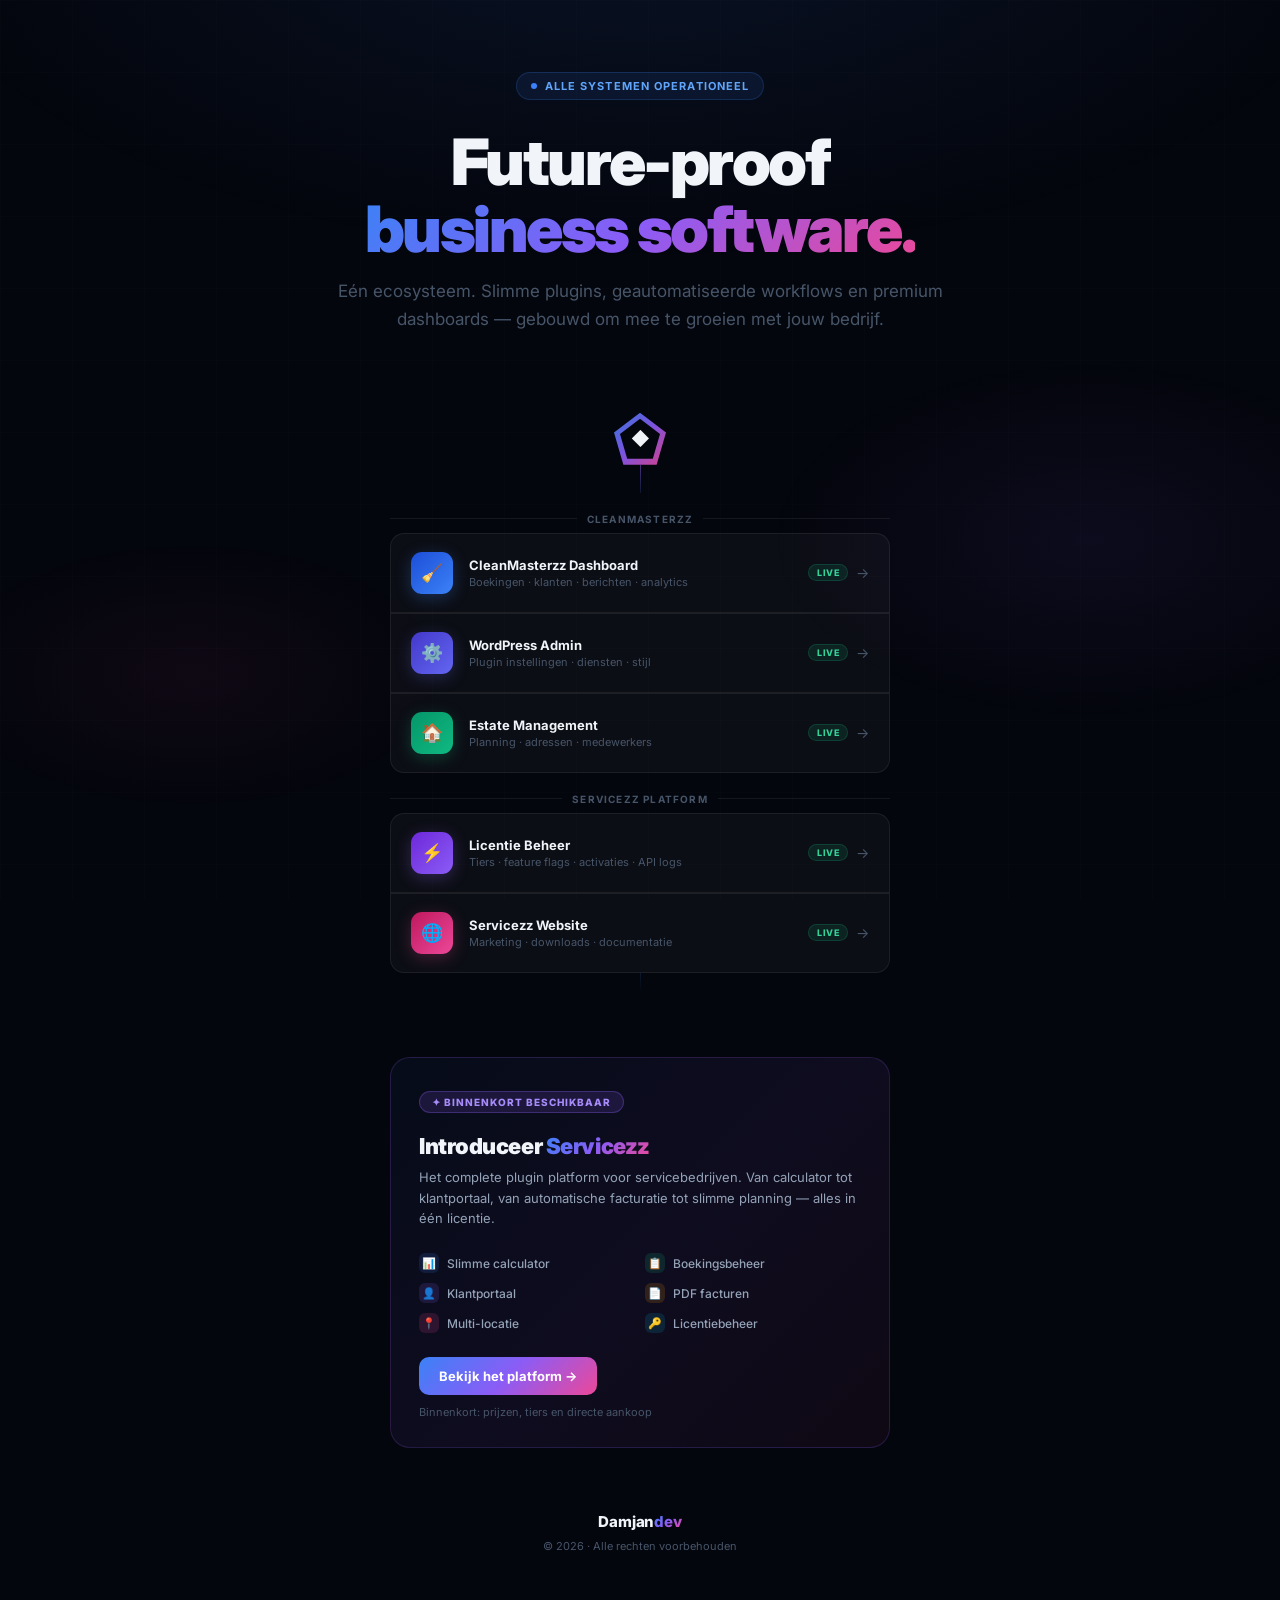
<file: hub/index.html>
<!DOCTYPE html>
<html lang="nl">
<head>
<meta charset="UTF-8">
<meta name="viewport" content="width=device-width,initial-scale=1">
<title>Servicezz — Future-proof business</title>
<link href="https://fonts.googleapis.com/css2?family=Inter:wght@300;400;500;600;700;800;900&display=swap" rel="stylesheet">
<style>
*,*::before,*::after{box-sizing:border-box;margin:0;padding:0}
:root{
  --bg:#04060d;--surface:#080c18;--card:rgba(255,255,255,.035);
  --border:rgba(255,255,255,.07);--border-h:rgba(255,255,255,.14);
  --text:#f1f5f9;--muted:#475569;--dim:#94a3b8;
  --blue:#3b82f6;--purple:#8b5cf6;--green:#10b981;--pink:#ec4899;
  --grad:linear-gradient(135deg,#3b82f6 0%,#8b5cf6 50%,#ec4899 100%);
  --font:'Inter',-apple-system,sans-serif;
}
html,body{min-height:100vh;background:var(--bg);color:var(--text);font-family:var(--font);overflow-x:hidden}
.bg-glow{position:fixed;inset:0;pointer-events:none;z-index:0;background:radial-gradient(ellipse 90% 60% at 50% -10%,rgba(59,130,246,.1) 0%,transparent 65%),radial-gradient(ellipse 50% 40% at 85% 60%,rgba(139,92,246,.07) 0%,transparent 50%),radial-gradient(ellipse 40% 30% at 15% 75%,rgba(236,72,153,.05) 0%,transparent 50%)}
.bg-grid{position:fixed;inset:0;pointer-events:none;z-index:0;background-image:linear-gradient(rgba(255,255,255,.012) 1px,transparent 1px),linear-gradient(90deg,rgba(255,255,255,.012) 1px,transparent 1px);background-size:72px 72px}
.page{position:relative;z-index:1;min-height:100vh;display:flex;flex-direction:column;align-items:center;padding:72px 24px 96px}

/* Hero */
.hero{text-align:center;margin-bottom:80px;max-width:640px}
.hero-badge{display:inline-flex;align-items:center;gap:8px;background:rgba(59,130,246,.1);border:1px solid rgba(59,130,246,.2);border-radius:100px;padding:6px 14px;margin-bottom:28px;font-size:11px;font-weight:700;text-transform:uppercase;letter-spacing:.1em;color:#60a5fa}
.hero-badge-dot{width:6px;height:6px;border-radius:50%;background:#3b82f6;animation:pulse 2s ease-in-out infinite}
@keyframes pulse{0%,100%{opacity:1;transform:scale(1)}50%{opacity:.5;transform:scale(1.3)}}
.hero-title{font-size:clamp(40px,6vw,64px);font-weight:900;letter-spacing:-.04em;line-height:1.05;margin-bottom:6px}
.hero-title-main{color:var(--text)}
.hero-title-accent{background:var(--grad);-webkit-background-clip:text;-webkit-text-fill-color:transparent;background-clip:text}
.hero-sub{font-size:clamp(14px,2vw,17px);color:var(--muted);font-weight:400;line-height:1.6;margin-top:16px}

/* Obelisk */
.obelisk{width:100%;max-width:500px}
.gem-wrap{display:flex;flex-direction:column;align-items:center}
.gem{width:52px;height:52px;position:relative;display:flex;align-items:center;justify-content:center}
.gem::before{content:'';position:absolute;inset:0;background:var(--grad);clip-path:polygon(50% 0%,100% 38%,82% 100%,18% 100%,0% 38%);animation:gemHue 8s linear infinite;opacity:.9}
.gem::after{content:'';position:absolute;inset:6px;background:var(--bg);clip-path:polygon(50% 0%,100% 38%,82% 100%,18% 100%,0% 38%)}
@keyframes gemHue{0%{filter:hue-rotate(0deg)}100%{filter:hue-rotate(360deg)}}
.gem-icon{position:relative;z-index:1;font-size:18px}
.spine{width:1px;height:28px;background:linear-gradient(180deg,rgba(139,92,246,.5),rgba(59,130,246,.15));margin:0 auto}
.spine-base{width:1px;height:20px;background:linear-gradient(180deg,rgba(59,130,246,.15),transparent);margin:0 auto}
.section-label{display:flex;align-items:center;gap:10px;font-size:10px;font-weight:700;text-transform:uppercase;letter-spacing:.12em;color:var(--muted);padding:20px 0 8px}
.section-label::before,.section-label::after{content:'';flex:1;height:1px;background:var(--border)}

/* Cards */
.stack{display:flex;flex-direction:column}
.portal-card{display:flex;align-items:center;gap:16px;padding:18px 20px;background:var(--card);border:1px solid var(--border);border-top:none;text-decoration:none;position:relative;overflow:hidden;transition:background .18s,border-color .18s}
.stack .portal-card:first-child{border-top:1px solid var(--border);border-radius:14px 14px 0 0}
.stack .portal-card:last-child{border-radius:0 0 14px 14px}
.stack .portal-card:only-child{border-radius:14px}
.stack .portal-card+.portal-card{border-top:1px solid var(--border)}
.portal-card::before{content:'';position:absolute;left:0;top:0;bottom:0;width:2px;background:var(--c-accent,var(--blue));opacity:0;transition:opacity .18s}
.portal-card:hover{background:rgba(255,255,255,.055);border-color:var(--border-h)}
.portal-card:hover::before{opacity:1}
.c-icon{width:42px;height:42px;border-radius:11px;flex-shrink:0;background:var(--c-grad,var(--grad));display:flex;align-items:center;justify-content:center;font-size:18px;box-shadow:0 4px 16px var(--c-glow,rgba(59,130,246,.25));transition:transform .18s,box-shadow .18s}
.portal-card:hover .c-icon{transform:scale(1.06);box-shadow:0 6px 24px var(--c-glow,rgba(59,130,246,.35))}
.c-body{flex:1;min-width:0}
.c-name{font-size:13px;font-weight:700;color:var(--text);margin-bottom:2px}
.c-desc{font-size:11px;color:var(--muted);white-space:nowrap;overflow:hidden;text-overflow:ellipsis}
.c-meta{display:flex;align-items:center;gap:8px;flex-shrink:0}
.badge{font-size:9px;font-weight:800;padding:2px 8px;border-radius:100px;letter-spacing:.05em;text-transform:uppercase}
.badge-live{background:rgba(16,185,129,.12);color:#34d399;border:1px solid rgba(16,185,129,.2)}
.badge-soon{background:rgba(71,85,105,.12);color:var(--muted);border:1px solid rgba(71,85,105,.2)}
.c-arrow{color:var(--muted);font-size:14px;transition:transform .18s,color .18s}
.portal-card:hover .c-arrow{transform:translateX(3px);color:var(--text)}

/* Sneak peek */
.sneak{margin-top:64px;width:100%;max-width:500px;border:1px solid rgba(139,92,246,.2);border-radius:20px;background:linear-gradient(135deg,rgba(59,130,246,.05) 0%,rgba(139,92,246,.08) 50%,rgba(236,72,153,.05) 100%);overflow:hidden;position:relative}
.sneak-inner{position:relative;z-index:1;padding:32px 28px 28px}
.sneak-tag{display:inline-flex;align-items:center;gap:6px;background:rgba(139,92,246,.15);border:1px solid rgba(139,92,246,.3);border-radius:100px;padding:4px 12px;margin-bottom:20px;font-size:10px;font-weight:800;letter-spacing:.1em;text-transform:uppercase;color:#a78bfa}
.sneak-title{font-size:22px;font-weight:900;letter-spacing:-.02em;margin-bottom:8px}
.sneak-title span{background:var(--grad);-webkit-background-clip:text;-webkit-text-fill-color:transparent;background-clip:text}
.sneak-body{font-size:13px;color:var(--dim);line-height:1.6;margin-bottom:24px}
.sneak-features{display:grid;grid-template-columns:1fr 1fr;gap:10px;margin-bottom:24px}
.sneak-feat{display:flex;align-items:center;gap:8px;font-size:12px;font-weight:500;color:var(--dim)}
.sneak-feat-dot{width:20px;height:20px;border-radius:6px;display:flex;align-items:center;justify-content:center;font-size:11px;flex-shrink:0}
.sneak-cta{display:inline-flex;align-items:center;gap:8px;background:var(--grad);border-radius:10px;padding:11px 20px;font-size:13px;font-weight:700;color:#fff;text-decoration:none;transition:opacity .18s,transform .18s}
.sneak-cta:hover{opacity:.9;transform:translateY(-1px)}
.sneak-cta-sub{font-size:11px;color:var(--muted);margin-top:10px}

/* Footer */
.footer{margin-top:64px;text-align:center}
.footer-logo{font-size:15px;font-weight:800;letter-spacing:-.01em;margin-bottom:8px}
.footer-logo span{background:var(--grad);-webkit-background-clip:text;-webkit-text-fill-color:transparent;background-clip:text}
.footer-copy{font-size:11px;color:var(--muted)}

@media(max-width:540px){.hero{margin-bottom:56px}.c-desc{display:none}.sneak-features{grid-template-columns:1fr}.sneak-inner{padding:24px 20px 20px}}
</style>
</head>
<body>
<div class="bg-glow"></div>
<div class="bg-grid"></div>
<div class="page">

  <div class="hero">
    <div class="hero-badge"><span class="hero-badge-dot"></span>Alle systemen operationeel</div>
    <h1 class="hero-title">
      <span class="hero-title-main">Future-proof </span><br>
      <span class="hero-title-accent">business software.</span>
    </h1>
    <p class="hero-sub">Eén ecosysteem. Slimme plugins, geautomatiseerde workflows en premium dashboards — gebouwd om mee te groeien met jouw bedrijf.</p>
  </div>

  <div class="obelisk">
    <div class="gem-wrap">
      <div class="gem"><span class="gem-icon">◆</span></div>
    </div>
    <div class="spine"></div>

    <div class="section-label">CleanMasterzz</div>
    <div class="stack">
      <a href="https://servicezz.cleanmasterzz.nl" target="_blank" class="portal-card" style="--c-accent:#3b82f6;--c-grad:linear-gradient(135deg,#1d4ed8,#3b82f6);--c-glow:rgba(59,130,246,.28)">
        <div class="c-icon">🧹</div>
        <div class="c-body"><div class="c-name">CleanMasterzz Dashboard</div><div class="c-desc">Boekingen · klanten · berichten · analytics</div></div>
        <div class="c-meta"><span class="badge badge-live">Live</span><span class="c-arrow">→</span></div>
      </a>
      <a href="https://cleanmasterzz.nl/wp-admin" target="_blank" class="portal-card" style="--c-accent:#6366f1;--c-grad:linear-gradient(135deg,#4338ca,#6366f1);--c-glow:rgba(99,102,241,.25)">
        <div class="c-icon">⚙️</div>
        <div class="c-body"><div class="c-name">WordPress Admin</div><div class="c-desc">Plugin instellingen · diensten · stijl</div></div>
        <div class="c-meta"><span class="badge badge-live">Live</span><span class="c-arrow">→</span></div>
      </a>
      <a href="https://manage.cleanmasterzz.nl" target="_blank" class="portal-card" style="--c-accent:#10b981;--c-grad:linear-gradient(135deg,#059669,#10b981);--c-glow:rgba(16,185,129,.25)">
        <div class="c-icon">🏠</div>
        <div class="c-body"><div class="c-name">Estate Management</div><div class="c-desc">Planning · adressen · medewerkers</div></div>
        <div class="c-meta"><span class="badge badge-live">Live</span><span class="c-arrow">→</span></div>
      </a>
    </div>

    <div class="section-label">Servicezz Platform</div>
    <div class="stack">
      <a href="https://portal.damjanplugin.nl" target="_blank" class="portal-card" style="--c-accent:#8b5cf6;--c-grad:linear-gradient(135deg,#6d28d9,#8b5cf6);--c-glow:rgba(139,92,246,.28)">
        <div class="c-icon">⚡</div>
        <div class="c-body"><div class="c-name">Licentie Beheer</div><div class="c-desc">Tiers · feature flags · activaties · API logs</div></div>
        <div class="c-meta"><span class="badge badge-live">Live</span><span class="c-arrow">→</span></div>
      </a>
      <a href="https://servicezz.damjanplugin.nl" target="_blank" class="portal-card" style="--c-accent:#ec4899;--c-grad:linear-gradient(135deg,#be185d,#ec4899);--c-glow:rgba(236,72,153,.25)">
        <div class="c-icon">🌐</div>
        <div class="c-body"><div class="c-name">Servicezz Website</div><div class="c-desc">Marketing · downloads · documentatie</div></div>
        <div class="c-meta"><span class="badge badge-live">Live</span><span class="c-arrow">→</span></div>
      </a>
    </div>
    <div class="spine-base"></div>
  </div>

  <div class="sneak">
    <div class="sneak-inner">
      <div class="sneak-tag">✦ Binnenkort beschikbaar</div>
      <h2 class="sneak-title">Introduceer <span>Servicezz</span></h2>
      <p class="sneak-body">Het complete plugin platform voor servicebedrijven. Van calculator tot klantportaal, van automatische facturatie tot slimme planning — alles in één licentie.</p>
      <div class="sneak-features">
        <div class="sneak-feat"><div class="sneak-feat-dot" style="background:rgba(59,130,246,.15);color:#60a5fa">📊</div>Slimme calculator</div>
        <div class="sneak-feat"><div class="sneak-feat-dot" style="background:rgba(16,185,129,.15);color:#34d399">📋</div>Boekingsbeheer</div>
        <div class="sneak-feat"><div class="sneak-feat-dot" style="background:rgba(139,92,246,.15);color:#a78bfa">👤</div>Klantportaal</div>
        <div class="sneak-feat"><div class="sneak-feat-dot" style="background:rgba(245,158,11,.15);color:#fbbf24">📄</div>PDF facturen</div>
        <div class="sneak-feat"><div class="sneak-feat-dot" style="background:rgba(236,72,153,.15);color:#f472b6">📍</div>Multi-locatie</div>
        <div class="sneak-feat"><div class="sneak-feat-dot" style="background:rgba(6,182,212,.15);color:#22d3ee">🔑</div>Licentiebeheer</div>
      </div>
      <a href="https://servicezz.damjanplugin.nl" target="_blank" class="sneak-cta">Bekijk het platform →</a>
      <p class="sneak-cta-sub">Binnenkort: prijzen, tiers en directe aankoop</p>
    </div>
  </div>

  <div class="footer">
    <div class="footer-logo">Damjan<span>dev</span></div>
    <div class="footer-copy">&copy; 2026 &middot; Alle rechten voorbehouden</div>
  </div>

</div>
</body>
</html>
</file>
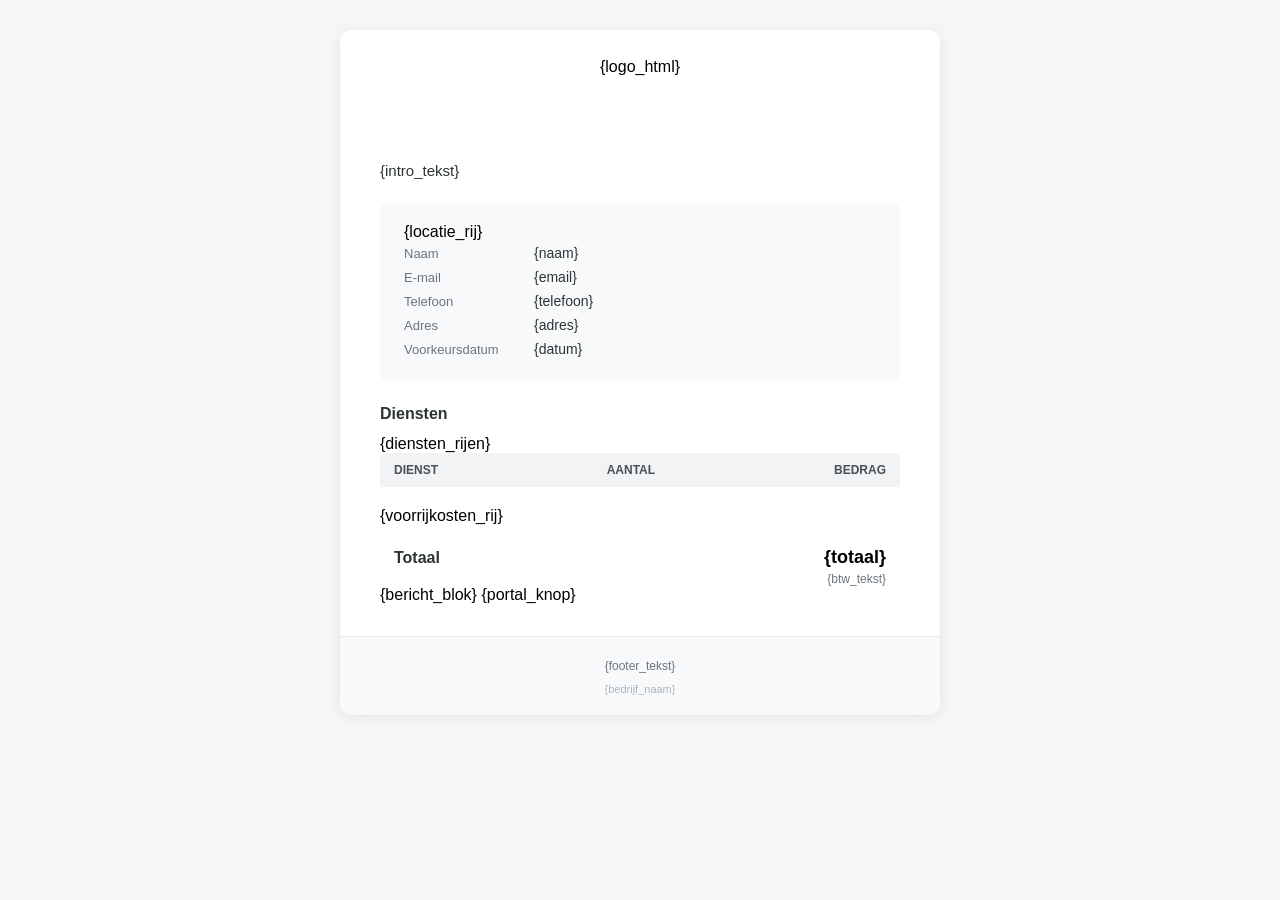
<file: templates/email-booking.html>
<!DOCTYPE html>
<html lang="nl">
<head>
<meta charset="UTF-8">
<meta name="viewport" content="width=device-width, initial-scale=1.0">
<title>{onderwerp}</title>
</head>
<body style="margin:0;padding:0;background-color:#f4f6f8;font-family:-apple-system,BlinkMacSystemFont,'Segoe UI',Roboto,'Helvetica Neue',Arial,sans-serif;">
<table role="presentation" width="100%" cellpadding="0" cellspacing="0" style="background-color:#f4f6f8;">
<tr><td align="center" style="padding:30px 15px;">

<!-- Container -->
<table role="presentation" width="600" cellpadding="0" cellspacing="0" style="background-color:#ffffff;border-radius:12px;overflow:hidden;box-shadow:0 2px 12px rgba(0,0,0,0.08);">

<!-- Header -->
<tr>
<td style="background:{primary_color};padding:28px 40px;text-align:center;">
    {logo_html}
    <h1 style="margin:0;color:#ffffff;font-size:20px;font-weight:600;letter-spacing:-0.3px;">{header_titel}</h1>
</td>
</tr>

<!-- Body -->
<tr>
<td style="padding:32px 40px;">
    <p style="margin:0 0 20px;color:#2d3436;font-size:15px;line-height:1.6;">{intro_tekst}</p>

    <!-- Booking Info Card -->
    <table role="presentation" width="100%" cellpadding="0" cellspacing="0" style="background:#f8f9fa;border-radius:8px;margin-bottom:24px;">
    <tr><td style="padding:20px 24px;">
        <table role="presentation" width="100%" cellpadding="0" cellspacing="0">
            <tr>
                <td style="padding:4px 0;color:#6c757d;font-size:13px;width:130px;">Naam</td>
                <td style="padding:4px 0;color:#2d3436;font-size:14px;font-weight:500;">{naam}</td>
            </tr>
            <tr>
                <td style="padding:4px 0;color:#6c757d;font-size:13px;">E-mail</td>
                <td style="padding:4px 0;color:#2d3436;font-size:14px;">{email}</td>
            </tr>
            <tr>
                <td style="padding:4px 0;color:#6c757d;font-size:13px;">Telefoon</td>
                <td style="padding:4px 0;color:#2d3436;font-size:14px;">{telefoon}</td>
            </tr>
            <tr>
                <td style="padding:4px 0;color:#6c757d;font-size:13px;">Adres</td>
                <td style="padding:4px 0;color:#2d3436;font-size:14px;">{adres}</td>
            </tr>
            {locatie_rij}
            <tr>
                <td style="padding:4px 0;color:#6c757d;font-size:13px;">Voorkeursdatum</td>
                <td style="padding:4px 0;color:#2d3436;font-size:14px;">{datum}</td>
            </tr>
        </table>
    </td></tr>
    </table>

    <!-- Services Table -->
    <h3 style="margin:0 0 12px;color:#2d3436;font-size:16px;font-weight:600;">Diensten</h3>
    <table role="presentation" width="100%" cellpadding="0" cellspacing="0" style="margin-bottom:20px;">
        <tr style="background:#f1f3f5;">
            <td style="padding:10px 14px;color:#495057;font-size:12px;font-weight:600;text-transform:uppercase;border-radius:6px 0 0 0;">Dienst</td>
            <td style="padding:10px 14px;color:#495057;font-size:12px;font-weight:600;text-transform:uppercase;text-align:center;">Aantal</td>
            <td style="padding:10px 14px;color:#495057;font-size:12px;font-weight:600;text-transform:uppercase;text-align:right;border-radius:0 6px 0 0;">Bedrag</td>
        </tr>
        {diensten_rijen}
    </table>

    {voorrijkosten_rij}

    <!-- Total -->
    <table role="presentation" width="100%" cellpadding="0" cellspacing="0" style="border-top:2px solid {primary_color};margin-top:8px;">
    <tr>
        <td style="padding:14px 14px 0;color:#2d3436;font-size:16px;font-weight:700;">Totaal</td>
        <td style="padding:14px 14px 0;color:{primary_color};font-size:18px;font-weight:700;text-align:right;">{totaal}</td>
    </tr>
    <tr>
        <td colspan="2" style="padding:4px 14px 0;color:#6c757d;font-size:12px;text-align:right;">{btw_tekst}</td>
    </tr>
    </table>

    {bericht_blok}

    {portal_knop}
</td>
</tr>

<!-- Footer -->
<tr>
<td style="background:#f8f9fa;padding:20px 40px;border-top:1px solid #e9ecef;text-align:center;">
    <p style="margin:0;color:#6c757d;font-size:12px;line-height:1.5;">{footer_tekst}</p>
    <p style="margin:8px 0 0;color:#adb5bd;font-size:11px;">{bedrijf_naam}</p>
</td>
</tr>

</table>
<!-- /Container -->

</td></tr>
</table>
</body>
</html>
</file>
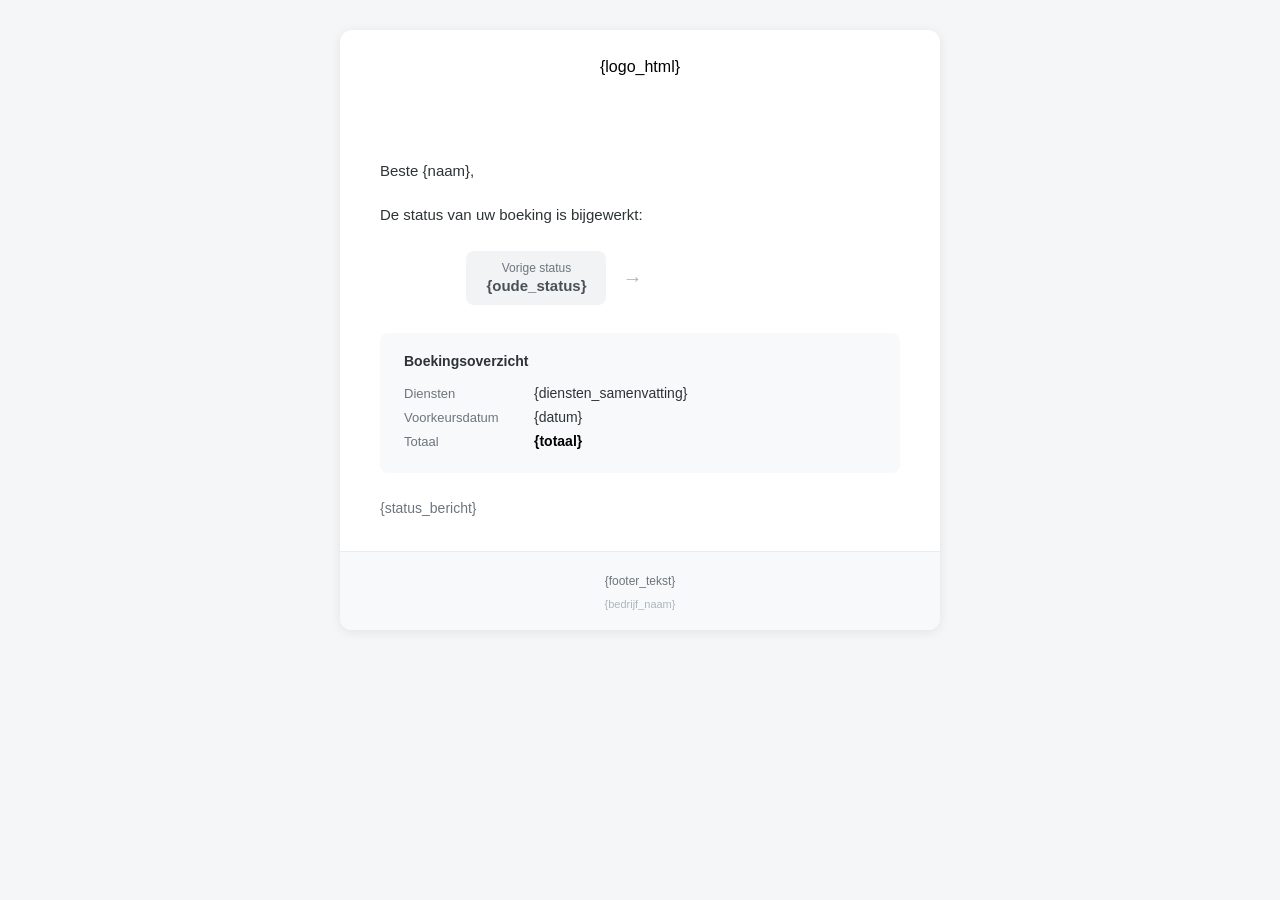
<file: templates/email-status-update.html>
<!DOCTYPE html>
<html lang="nl">
<head>
<meta charset="UTF-8">
<meta name="viewport" content="width=device-width, initial-scale=1.0">
<title>Status update</title>
</head>
<body style="margin:0;padding:0;background-color:#f4f6f8;font-family:-apple-system,BlinkMacSystemFont,'Segoe UI',Roboto,'Helvetica Neue',Arial,sans-serif;">
<table role="presentation" width="100%" cellpadding="0" cellspacing="0" style="background-color:#f4f6f8;">
<tr><td align="center" style="padding:30px 15px;">

<!-- Container -->
<table role="presentation" width="600" cellpadding="0" cellspacing="0" style="background-color:#ffffff;border-radius:12px;overflow:hidden;box-shadow:0 2px 12px rgba(0,0,0,0.08);">

<!-- Header -->
<tr>
<td style="background:{primary_color};padding:28px 40px;text-align:center;">
    {logo_html}
    <h1 style="margin:0;color:#ffffff;font-size:20px;font-weight:600;">Update over uw boeking</h1>
</td>
</tr>

<!-- Body -->
<tr>
<td style="padding:32px 40px;">
    <p style="margin:0 0 20px;color:#2d3436;font-size:15px;line-height:1.6;">Beste {naam},</p>
    <p style="margin:0 0 24px;color:#2d3436;font-size:15px;line-height:1.6;">De status van uw boeking is bijgewerkt:</p>

    <!-- Status Change -->
    <table role="presentation" width="100%" cellpadding="0" cellspacing="0" style="margin-bottom:28px;">
    <tr>
        <td align="center">
            <table role="presentation" cellpadding="0" cellspacing="0">
            <tr>
                <td style="background:#f1f3f5;padding:10px 20px;border-radius:8px;text-align:center;">
                    <span style="color:#6c757d;font-size:12px;display:block;margin-bottom:2px;">Vorige status</span>
                    <span style="color:#495057;font-size:15px;font-weight:600;">{oude_status}</span>
                </td>
                <td style="padding:0 16px;color:#adb5bd;font-size:20px;">&rarr;</td>
                <td style="background:{status_kleur};padding:10px 20px;border-radius:8px;text-align:center;">
                    <span style="color:rgba(255,255,255,0.8);font-size:12px;display:block;margin-bottom:2px;">Nieuwe status</span>
                    <span style="color:#ffffff;font-size:15px;font-weight:600;">{nieuwe_status}</span>
                </td>
            </tr>
            </table>
        </td>
    </tr>
    </table>

    <!-- Booking Summary -->
    <table role="presentation" width="100%" cellpadding="0" cellspacing="0" style="background:#f8f9fa;border-radius:8px;margin-bottom:24px;">
    <tr><td style="padding:20px 24px;">
        <h4 style="margin:0 0 12px;color:#2d3436;font-size:14px;font-weight:600;">Boekingsoverzicht</h4>
        <table role="presentation" width="100%" cellpadding="0" cellspacing="0">
            <tr>
                <td style="padding:4px 0;color:#6c757d;font-size:13px;width:130px;">Diensten</td>
                <td style="padding:4px 0;color:#2d3436;font-size:14px;">{diensten_samenvatting}</td>
            </tr>
            <tr>
                <td style="padding:4px 0;color:#6c757d;font-size:13px;">Voorkeursdatum</td>
                <td style="padding:4px 0;color:#2d3436;font-size:14px;">{datum}</td>
            </tr>
            <tr>
                <td style="padding:4px 0;color:#6c757d;font-size:13px;">Totaal</td>
                <td style="padding:4px 0;color:{primary_color};font-size:14px;font-weight:600;">{totaal}</td>
            </tr>
        </table>
    </td></tr>
    </table>

    <p style="margin:0;color:#6c757d;font-size:14px;line-height:1.6;">{status_bericht}</p>
</td>
</tr>

<!-- Footer -->
<tr>
<td style="background:#f8f9fa;padding:20px 40px;border-top:1px solid #e9ecef;text-align:center;">
    <p style="margin:0;color:#6c757d;font-size:12px;line-height:1.5;">{footer_tekst}</p>
    <p style="margin:8px 0 0;color:#adb5bd;font-size:11px;">{bedrijf_naam}</p>
</td>
</tr>

</table>
<!-- /Container -->

</td></tr>
</table>
</body>
</html>
</file>
